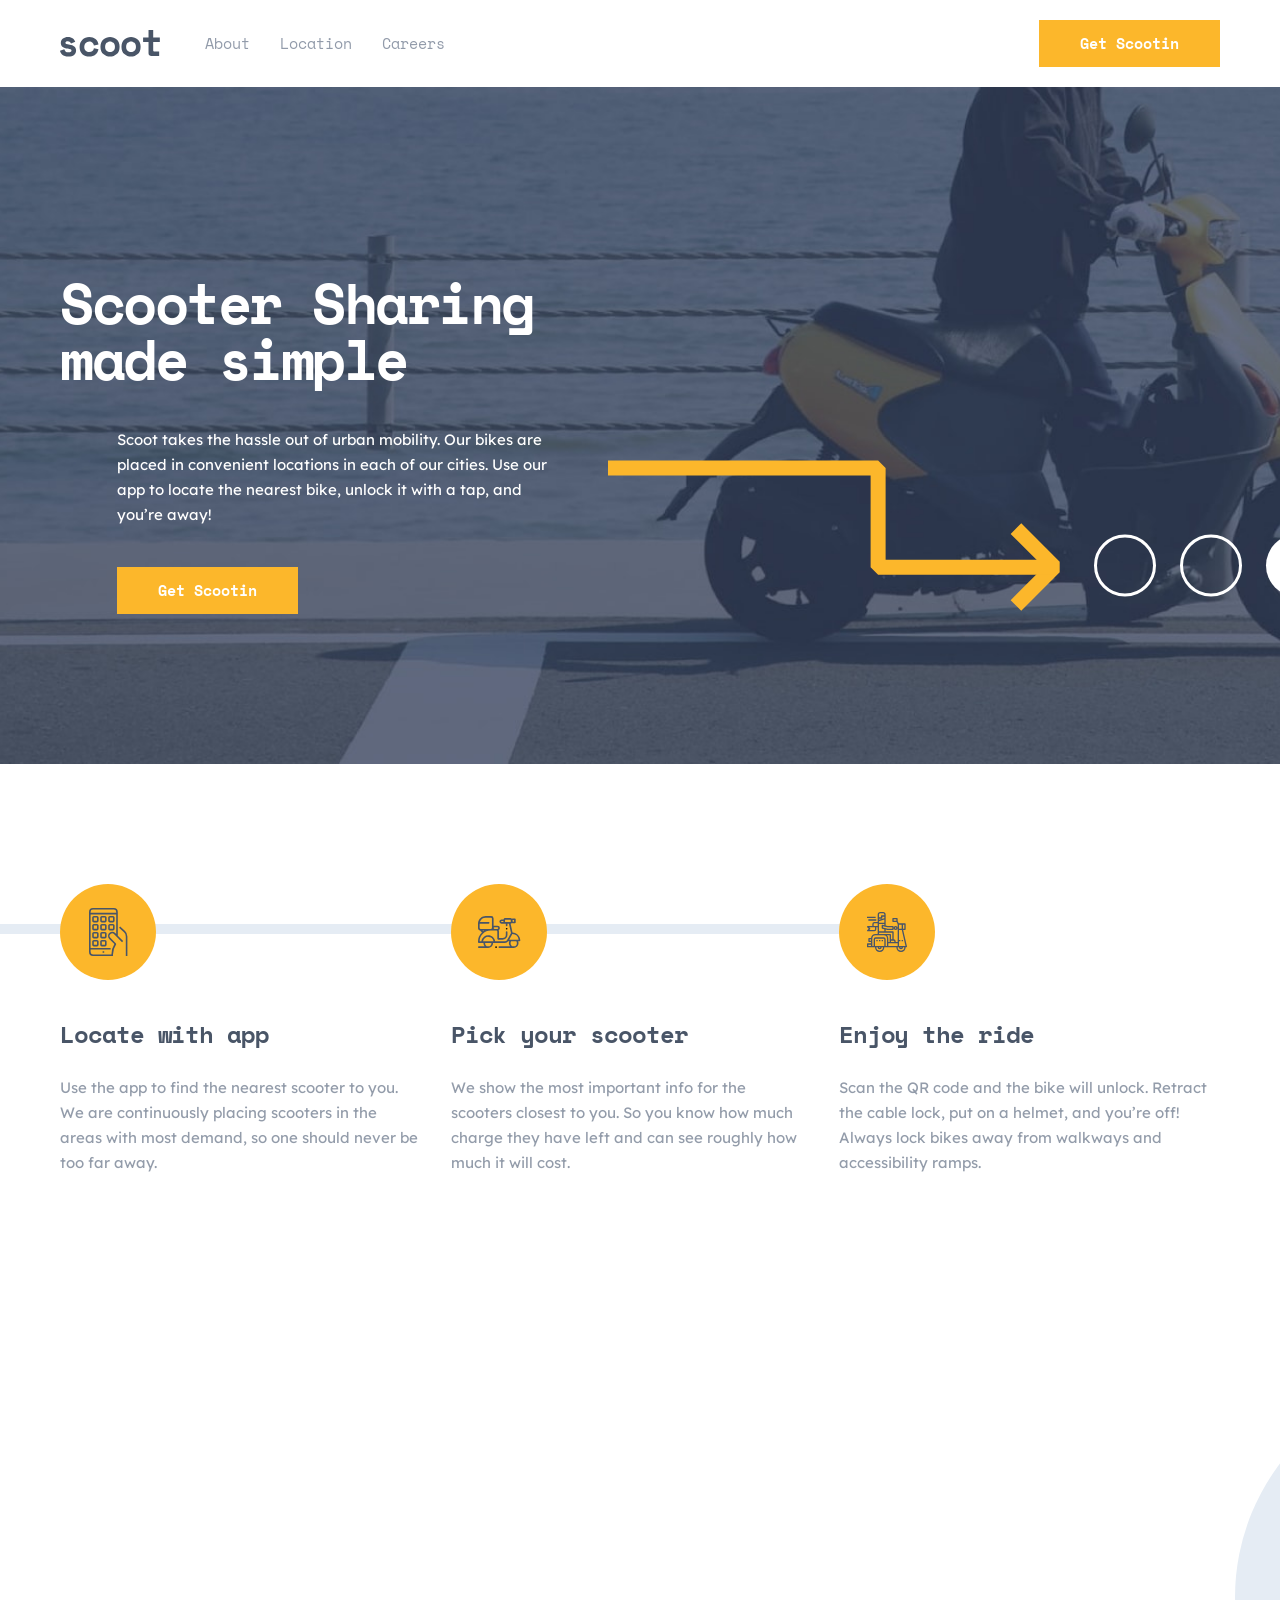
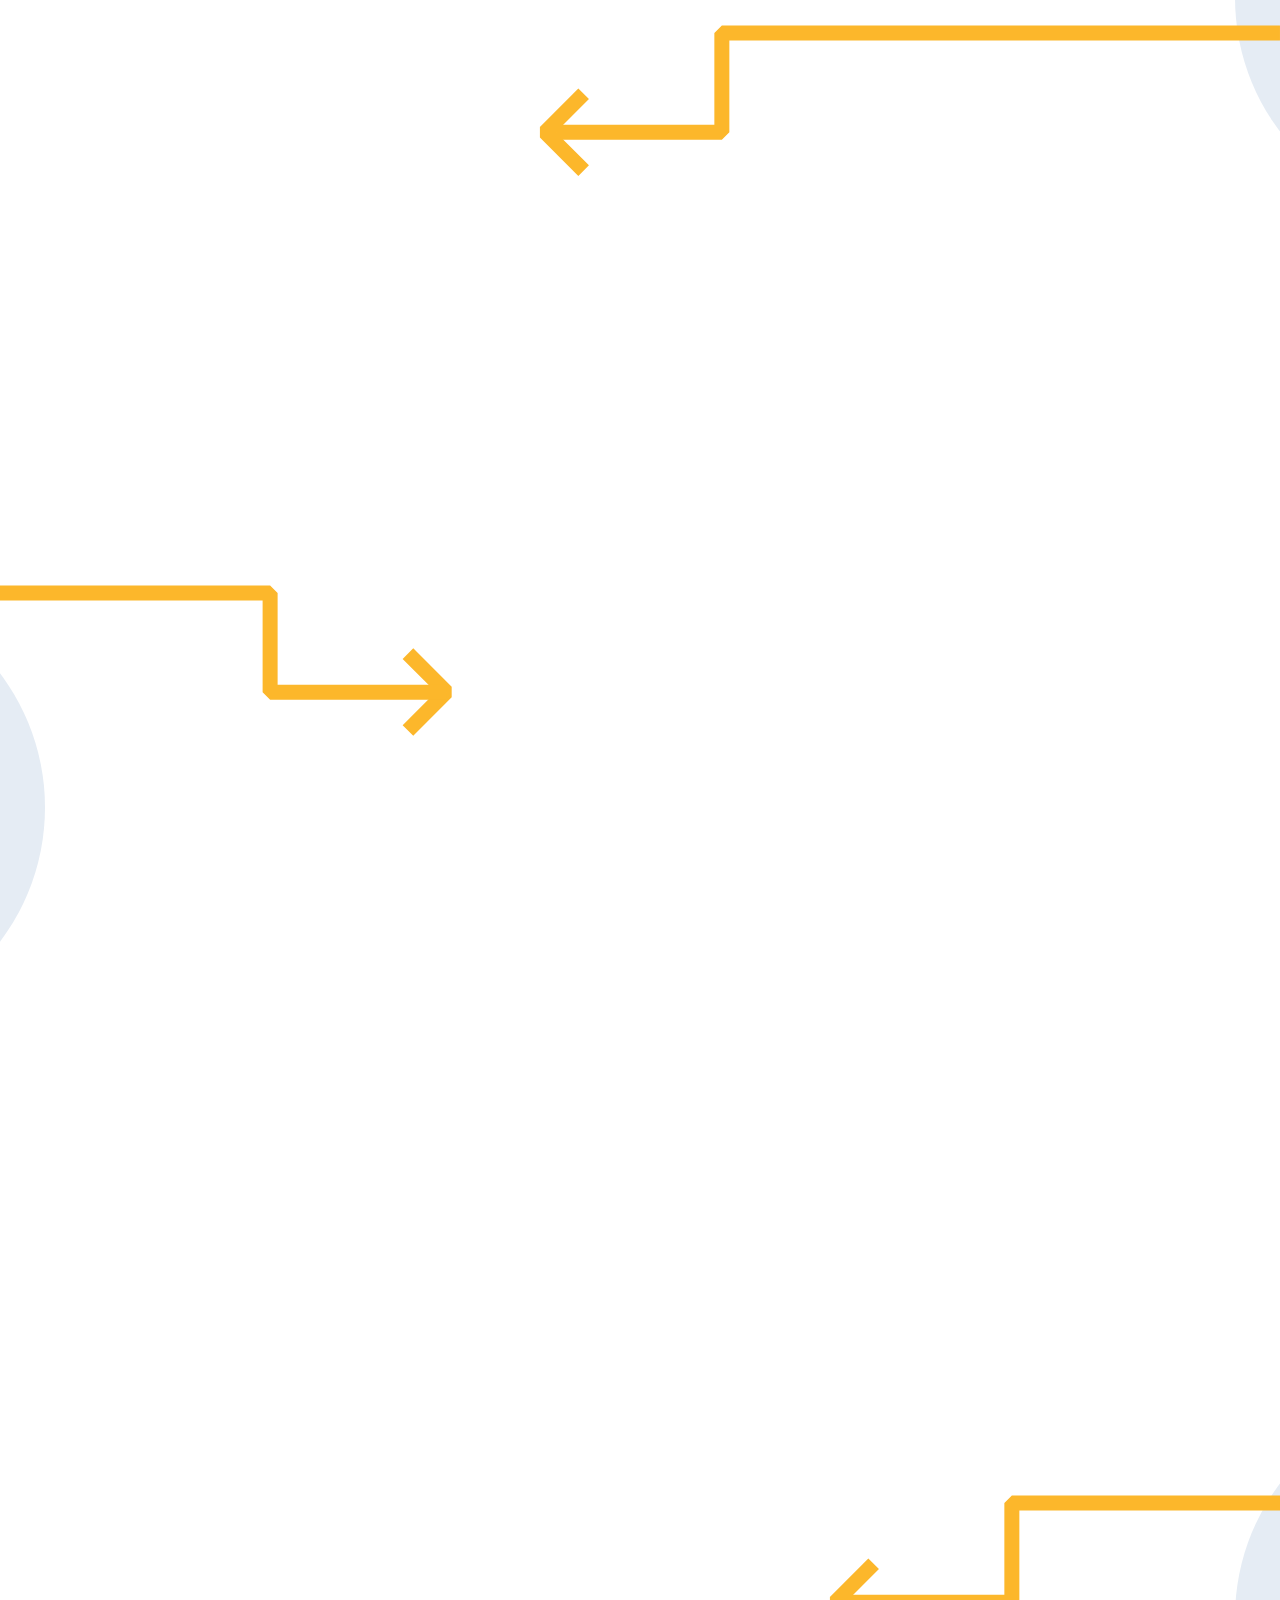
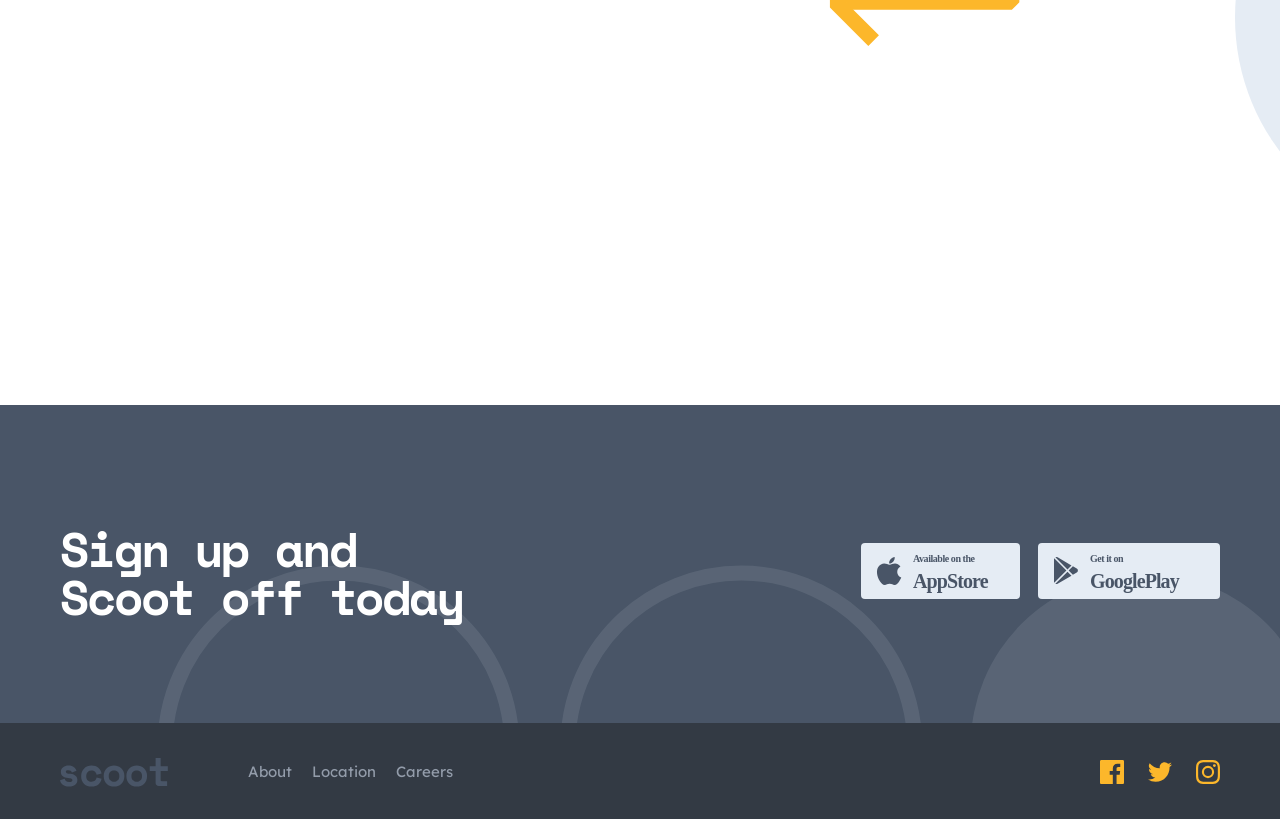
<file: index.html>
<!DOCTYPE html>
<html lang="en">

<head>
  <meta charset="UTF-8" />
  <meta name="viewport" content="width=device-width, initial-scale=1.0" />
  <title>(Akromjon) Scoot-Multi-Page</title>
  <link rel="stylesheet" href="https://unpkg.com/aos@next/dist/aos.css" />
  <link rel="stylesheet" href="./css/normalize.css">
  <link rel="stylesheet" href="./css/styles.min.css">
  <!-- <link rel="stylesheet" href="./css/styles.css" /> -->
</head>

<body>
  <div class="modal"></div>

  <nav class="nav container">
    <button type="button" class="nav__hamburger">
      <span class="sr-only">Toggle navigation menu</span>
    </button>
    <a href="index.html" class="logo nav__logo">
      <span class="sr-only">Scoot</span>
    </a>
    <div class="nav__links--mobile">
      <ul>
        <li><a href="about.html" class="link">About</a></li>
        <li><a href="locations.html" class="link">Location</a></li>
        <li><a href="careers.html" class="link">Careers</a></li>
      </ul>
      <a class="btn nav__btn--mobile" href="#download">Get Scootin</a>
    </div>
    <ul class="nav__links links">
      <li><a href="about.html" class="link">About</a></li>
      <li><a href="locations.html" class="link">Location</a></li>
      <li><a href="careers.html" class="link">Careers</a></li>
    </ul>
    <a class="btn nav__btn" href="#download">Get Scootin</a>
  </nav>

  <main id="main">
    <section class="hero">
      <div class="container">
        <div class="header--home__content">
          <h1>Scooter Sharing made simple</h1>
          <p>
            Scoot takes the hassle out of urban mobility. Our bikes are placed
            in convenient locations in each of our cities. Use our app to
            locate the nearest bike, unlock it with a tap, and you’re away!
          </p>
          <a href="#" class="btn header--home__btn">Get Scootin</a>
        </div>
      </div>
    </section>

    <section class="steps">
      <div class="container">
        <article class="step__card">
          <img src="icons/locate.svg" alt="App icon" class="step__img" />
          <div class="step__content">
            <h4>Locate with app</h4>
            <p>
              Use the app to find the nearest scooter to you. We are
              continuously placing scooters in the areas with most demand, so
              one should never be too far away.
            </p>
          </div>
        </article>
        <article class="step__card">
          <img src="icons/scooter.svg" alt="Scooter icon" class="step__img" />
          <div class="step__content">
            <h4>Pick your scooter</h4>
            <p>
              We show the most important info for the scooters closest to you.
              So you know how much charge they have left and can see roughly
              how much it will cost.
            </p>
          </div>
        </article>
        <article class="step__card">
          <img src="icons/ride.svg" alt="Riding scooter icon" class="step__img" />
          <div class="step__content">
            <h4>Enjoy the ride</h4>
            <p>
              Scan the QR code and the bike will unlock. Retract the cable
              lock, put on a helmet, and you’re off! Always lock bikes away
              from walkways and accessibility ramps.
            </p>
          </div>
        </article>
      </div>
    </section>

    <div class="position-container">
      <section class="info arrow-pos-1 reverse container">
        <img src="./images/telemetry.jpg" alt="Person looking at their phone" data-aos="fade-left" data-aos-duration="2000" />
        <div class="info__content" data-aos="fade-right" data-aos-duration="2000">
          <h2>Easy to use riding telemetry</h2>
          <p>
            The Scoot app is available with riding telemetry. This means it
            can show you your average speed, how long you've been using the
            scooter, your traveling distance, and many more things all in an
            easy to use app.
          </p>
          <a href="./about.html" class="btn">Learn More</a>
        </div>
      </section>
    </div>

    <div class="position-container">
      <section class="info .info-2 arrow-pos-2 container">
        <img src="./images/near-you.jpg" alt="City buildings" data-aos="fade-right" data-aos-duration="1000" />
        <div class="info__content" data-aos="fade-left" data-aos-duration="2000">
          <h2>Coming to a city near you</h2>
          <p>
            Scoot is available in 4 major cities so far. We’re expanding
            rapidly, so be sure to let us know if you want to see us in your
            hometown. We’re aiming to let our scooters loose on 23 cities over
            the coming year.
          </p>
          <a href="./locations.html" class="btn">Learn More</a>
        </div>
      </section>
    </div>

    <div class="position-container">
      <section class="info arrow-pos-3 reverse container" >
        <img src="./images/payments.jpg" alt="Person holding their wallet taking out cash" data-aos="fade-left" data-aos-duration="2000" />
        <div class="info__content" data-aos="fade-right" data-aos-duration="2000">
          <h2>Zero hassle payments</h2>
          <p>
            Our payment is as easy as one two three. We accept most credit
            cards and debit cards. You can also link your PayPal account
            inside the app. Need to pay later? No worries! You can defer
            payment for up to a month.
          </p>
          <a href="./careers.html" class="btn">Learn More</a>
        </div>
      </section>
    </div>

    <section class="cta">
      <div class="container">
        <div class="cta__title">
          <h2>Sign up and Scoot off today</h2>
        </div>
        <div class="cta__buttons">
          <a href="#"><img src="./icons/app-store.svg" alt="App Store" /></a>
          <a href="#"><img src="./icons/google-play.svg" alt="Google Play Store" /></a>
        </div>
      </div>
    </section>
  </main>

  <footer class="footer">
    <div class="container">
      <div class="footer__links">
        <img src="./images/logo.svg" alt="scoot" />
        <ul class="footer__list">
          <li><a href="./about.html">About</a></li>
          <li><a href="./locations.html">Location</a></li>
          <li><a href="./careers.html">Careers</a></li>
        </ul>
        <div class="social__icons">
          <img src="./icons/facebook.svg" alt="facebook" />
          <img src="./icons/twitter.svg" alt="twitter" />
          <img src="./icons/instagram.svg" alt="instagram" />
        </div>
      </div>
    </div>
  </footer>
  <script src="https://unpkg.com/aos@next/dist/aos.js"></script>
  <script>
    AOS.init();
  </script>
  <script src="./js/app.js"></script>
</body>
</html>
</file>
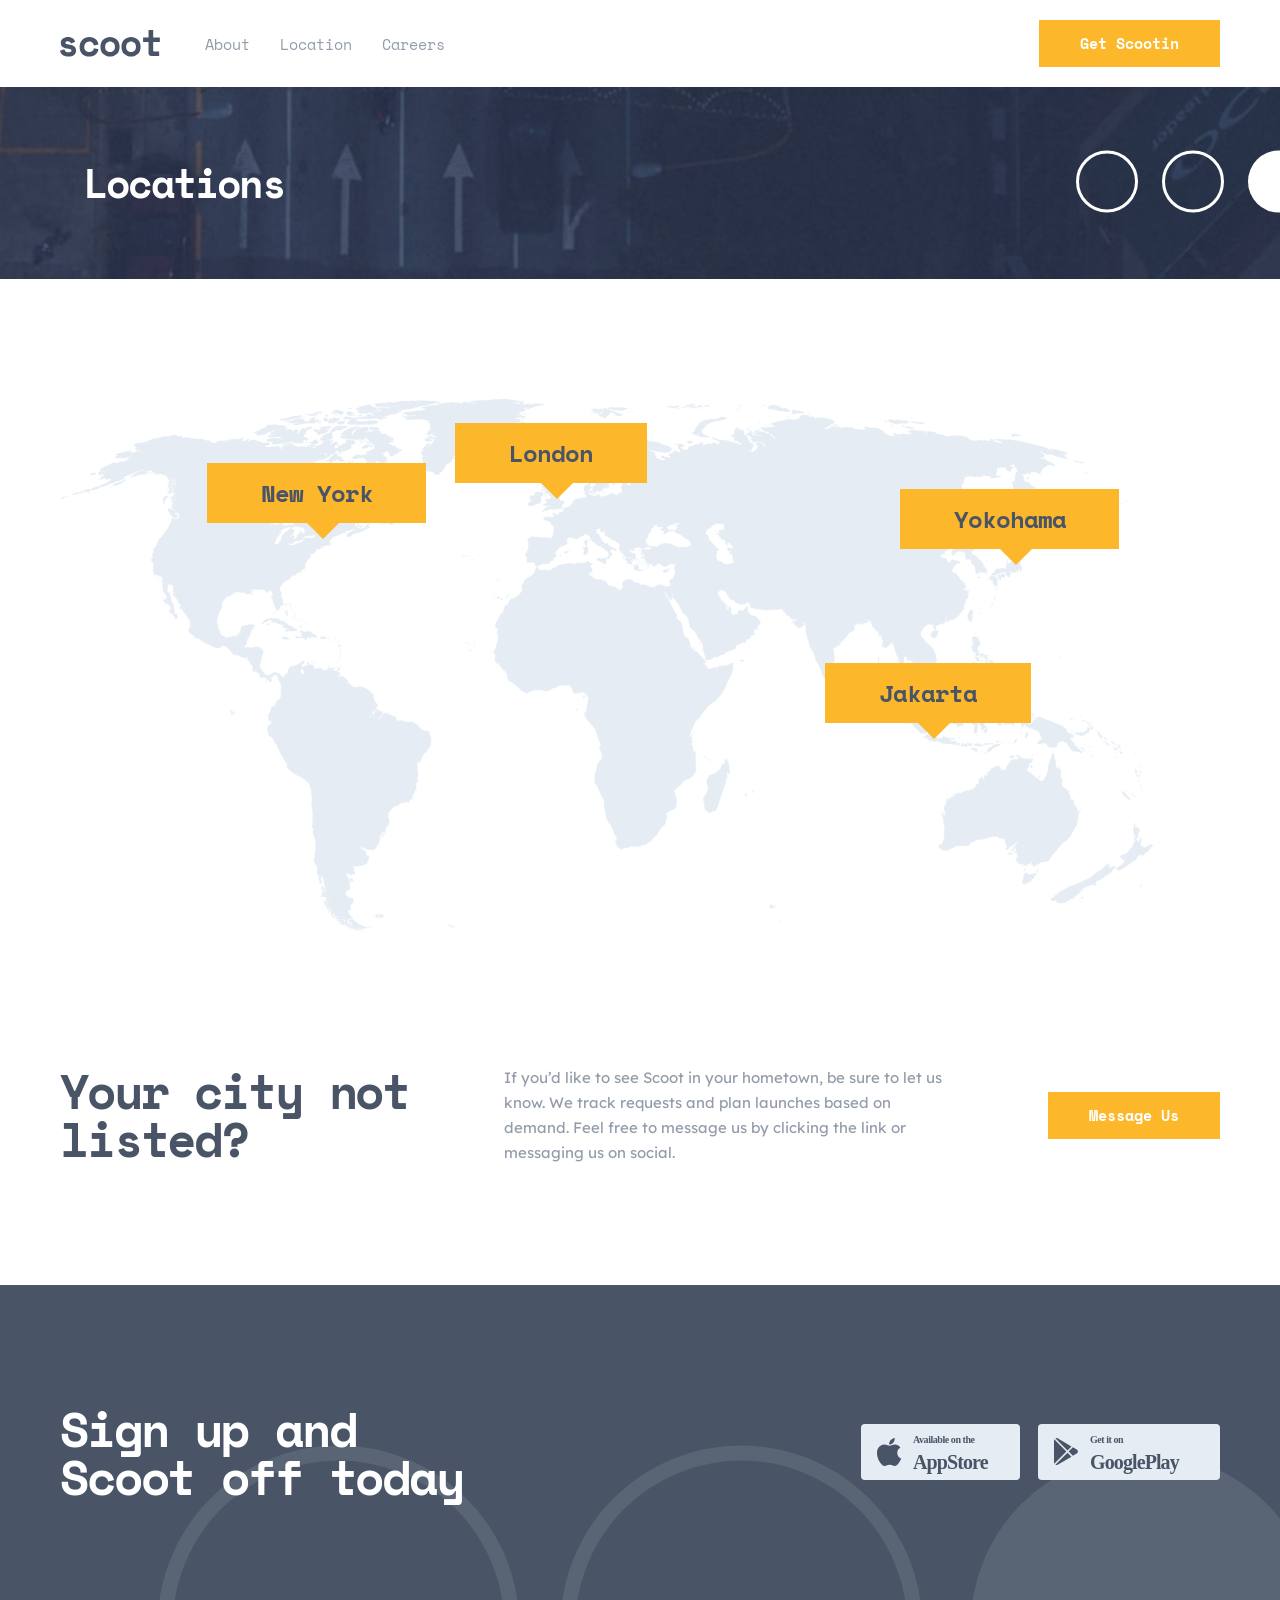
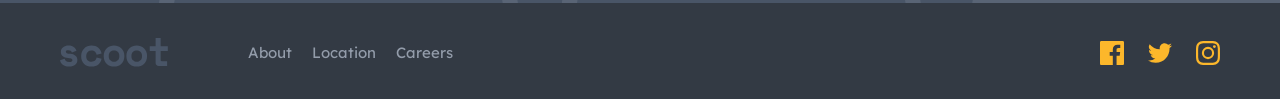
<file: locations.html>
<!DOCTYPE html>
<html lang="en">
  <head>
    <meta charset="UTF-8" />
    <meta name="viewport" content="width=device-width, initial-scale=1.0" />
    <link rel="stylesheet" href="https://unpkg.com/aos@next/dist/aos.css" />
    <title>(Akromjon) Scoot-Multi-Page</title>
    <link rel="stylesheet" href="./css/styles.css" />
  </head>
  <body>
    <div class="modal"></div>

    <nav class="nav container">
      <button type="button" class="nav__hamburger">
        <span class="sr-only">Toggle navigation menu</span>
      </button>
      <a href="index.html" class="logo nav__logo">
        <span class="sr-only">Scoot</span>
      </a>
      <div class="nav__links--mobile">
        <ul>
          <li><a href="about.html" class="link">About</a></li>
          <li><a href="locations.html" class="link">Location</a></li>
          <li><a href="careers.html" class="link">Careers</a></li>
        </ul>
        <a class="btn nav__btn--mobile" href="#download">Get Scootin</a>
      </div>
      <ul class="nav__links links">
        <li><a href="about.html" class="link">About</a></li>
        <li><a href="locations.html" class="link">Location</a></li>
        <li><a href="careers.html" class="link">Careers</a></li>
      </ul>
      <a class="btn nav__btn" href="#download">Get Scootin</a>
    </nav>

    <header class="design-header careers">
      <div class="container">
        <div class="heading-container">
          <h3>Locations</h3>
        </div>
      </div>
      <img
        class="white-circles"
        src="./patterns/white-circles.svg"
        alt=""
      />
    </header>

    <main id="main">
      <section class="map">
        <div class="container">
          <div class="map__inner">
            <img src="./images/world-map-desktop.png" alt="world map">
            <h4 class="map__text new-york">New York</h4>
            <h4 class="map__text london">London</h4>
            <h4 class="map__text jakarta">Jakarta</h4>
            <h4 class="map__text yokohama">Yokohama</h4>
          </div>

          <div class="message__box">
            <h2>Your city not listed?</h2>
            <p>
              If you’d like to see Scoot in your hometown, be sure to let us
              know. We track requests and plan launches based on demand. Feel
              free to message us by clicking the link or messaging us on social.
            </p>
            <a href="#" class="btn">Message Us</a>
          </div>
        </div>
      </section>

      <section class="cta">
        <div class="container">
          <div class="cta__title">
            <h2>Sign up and Scoot off today</h2>
          </div>
          <div class="cta__buttons">
            <a href="#"
              ><img src="./icons/app-store.svg" alt="App Store"
            /></a>
            <a href="#"
              ><img
                src="icons/google-play.svg"
                alt="Google Play Store"
            /></a>
          </div>
        </div>
      </section>
    </main>

    <footer class="footer">
      <div class="container">
        <div class="footer__links">
          <img src="./images/logo.svg" alt="scoot" />
          <ul class="footer__list">
            <li><a href="./about.html">About</a></li>
            <li><a href="./locations.html">Location</a></li>
            <li><a href="./careers.html">Careers</a></li>
          </ul>
          <div class="social__icons">
            <img src="icons/facebook.svg" alt="" />
            <img src="icons/twitter.svg" alt="" />
            <img src="icons/instagram.svg" alt="" />
          </div>
        </div>
      </div>
    </footer>
    <script src="https://unpkg.com/aos@next/dist/aos.js"></script>
    <script>
      AOS.init();
    </script>
  </body>
</html>
</file>
<file: css/styles.css>
/*
* Prefixed by https://autoprefixer.github.io
* PostCSS: v8.4.14,
* Autoprefixer: v10.4.7
* Browsers: last 4 version
*/

@import url('https://fonts.googleapis.com/css2?family=Lexend+Deca:wght@200;300;400&family=Space+Mono:wght@400;700&display=swap');

:root {
  --yellow: #fcb72b;
  --dark-navy: #495567;
  --dim-grey: #939caa;
  --light-grey: #e5ecf4;
  --snow: #f2f5f9;
  --light-yellow: #fff4df;
}

* {
  margin: 0;
  padding: 0;
  -webkit-box-sizing: border-box;
          box-sizing: border-box;
}

html {
  font-size: 62.5%;
}

body {
  font-family: 'Lexend Deca', sans-serif;
  overflow-x: hidden;
}

h1,
h2,
h3,
h4 {
  font-family: 'Space Mono', monospace;
  color: var(--dark-navy);
}

h1 {
  font-size: 5.6rem;
  line-height: 5.6rem;
  letter-spacing: -2.5px;
}

h2 {
  font-size: 4.8rem;
  font-weight: 700;
  line-height: 4.8rem;
  letter-spacing: -2.14px;
}

h3 {
  font-size: 4rem;
  line-height: 4.8rem;
  letter-spacing: -1.79px;
}

h4 {
  font-size: 2.4rem;
  line-height: 2.8rem;
  letter-spacing: -1.07px;
}

p {
  font-size: 1.5rem;
  font-weight: 400;
  line-height: 2.5rem;
  color: var(--dim-grey);
}

ul {
  list-style: none;
}

a {
  text-decoration: none;
  color: var(--dim-grey);
}

section {
  padding-top: 12rem;
}

img {
  max-width: 100%;
}

.container {
  max-width: 120rem;
  margin: 0 auto;
  padding-inline: 2rem;
}

.btn {
  display: inline-block;
  font-family: 'Space Mono', sans-serif;
  font-size: 1.5rem;
  font-weight: 700;
  line-height: 2.5rem;
  text-align: center;
  background-color: var(--yellow);
  color: #fff;
  border: 1px solid transparent;
  padding: 1rem 4rem;
  text-decoration: none;
  -webkit-transition: all 0.25s ease-in-out;
  -o-transition: all 0.25s ease-in-out;
  transition: all 0.25s ease-in-out;

  cursor: pointer;
}

.btn:hover {
  border-color: var(--yellow);
  background-color: transparent;
  color: var(--yellow);
}

.btn-outline {
  background-color: transparent;
  border-color: var(--yellow);
  color: var(--yellow);
}

.btn-outline:hover {
  background-color: var(--yellow);
  color: #fff;
}

.link {
  color: #929baa;
  display: inline-block;
  font-family: 'Space Mono', monospace;
  font-size: 1.5rem;
  padding: 0.5rem;
  -webkit-transition: 0.2s ease-out;
  -o-transition: 0.2s ease-out;
  transition: 0.2s ease-out;
}

.link:hover,
.link:active,
.link:focus {
  color: #fcb72c;
}

.sr-only {
  position: absolute;
  width: 1px;
  height: 1px;
  padding: 0;
  margin: -1px;
  overflow: hidden;
  clip: rect(0, 0, 0, 0);
  border: 0;
}

/* ----------------------- */
/* Navmenu */
/* ----------------------- */
.modal {
  background: -webkit-gradient(linear, left top, left bottom, from(rgb(0 0 0 /85%)), to(rgb(0 0 0 / 75%)));
  background: -o-linear-gradient(rgb(0 0 0 /85%), rgb(0 0 0 / 75%));
  background: linear-gradient(rgb(0 0 0 /85%), rgb(0 0 0 / 75%));
  opacity: 0;
  -webkit-transition: 0.2s ease-in;
  -o-transition: 0.2s ease-in;
  transition: 0.2s ease-in;
}

.modal--active {
  position: fixed;
  inset: 0;
  opacity: 1;
  z-index: 1;
}
.nav {
  display: -webkit-box;
  display: -ms-flexbox;
  display: flex;
  -webkit-box-orient: horizontal;
  -webkit-box-direction: normal;
      -ms-flex-direction: row;
          flex-direction: row;
  -webkit-box-pack: justify;
      -ms-flex-pack: justify;
          justify-content: space-between;
  -webkit-box-align: center;
      -ms-flex-align: center;
          align-items: center;
  background: #fff;
  padding-block: 2rem;
  z-index: 1;
  position: relative;
}

.nav__logo {
  background: url("../images/logo.svg") no-repeat center/contain;
  display: inline-block;
  width: 7.5rem;
  height: 2rem;
  margin: 0 auto;
}

.nav__links--mobile {
  display: -webkit-box;
  display: -ms-flexbox;
  display: flex;
  -webkit-box-orient: vertical;
  -webkit-box-direction: normal;
      -ms-flex-direction: column;
          flex-direction: column;
  -webkit-box-pack: justify;
      -ms-flex-pack: justify;
          justify-content: space-between;
  -webkit-box-align: start;
      -ms-flex-align: start;
          align-items: flex-start;
  background-color: var(--dark-navy);
  text-align: left;
  position: absolute;
  top: 6rem;
  left: -100%;
  width: 25.6rem;
  visibility: hidden;
  opacity: 0;
  height: calc(100vh - 6.4rem);
  padding: 4rem 1.5rem 1.5rem;
  -webkit-transition: left 0.2s ease-out, opacity 0.2s ease-out;
  -o-transition: left 0.2s ease-out, opacity 0.2s ease-out;
  transition: left 0.2s ease-out, opacity 0.2s ease-out;
}

.nav__links--mobile .link {
  color: #fff;
}

.nav__links--mobile .link:hover {
  color: var(--yellow);
}

.nav__links--active {
  visibility: visible;
  opacity: 1;
  left: 0;
}

.nav__hamburger {
  background: url('../icons/hamburger.svg') no-repeat center/cover;
  width: 2rem;
  height: 1.6rem;
  display: inline-block;
  border: none;
  cursor: pointer;
}

.nav__hamburger:focus {
  outline: 3px dashed var(--yellow);
}

.nav__hamburger--active {
  background: url('../icons/close.svg') no-repeat center/cover;
}

.nav__links {
  display: none;
}

.nav__btn {
  display: none;
}

@media screen and (min-width: 768px) {
  .nav__hamburger {
    display: none;
  }

  .nav__logo {
    width: 10rem;
    height: 3rem;
    margin: 0;
  }

  .nav__links {
    display: -webkit-box;
    display: -ms-flexbox;
    display: flex;
    -webkit-box-orient: horizontal;
    -webkit-box-direction: normal;
        -ms-flex-direction: row;
            flex-direction: row;
    -webkit-box-pack: justify;
        -ms-flex-pack: justify;
            justify-content: space-between;
    -webkit-box-align: center;
        -ms-flex-align: center;
            align-items: center;
    margin-left: 4rem;
  }

  .nav__links li:not(:last-child) {
    margin-right: 2rem;
  }

  .nav__btn {
    display: inline-block;
    margin-left: auto;
  }

  .nav__links--mobile {
    display: none;
  }
}

/* ----------------------- */
/* Hero */
/* ----------------------- */

.hero {
  background: url('../images/home-hero-desktop.jpg') no-repeat
    center/cover;
  padding-block: 15rem;
  position: relative;
}

.hero::after {
  content: url('../patterns/white-circles.svg');
  position: absolute;
  right: -4.8rem;
  bottom: 16.4rem;
}

.header--home__content {  
  text-align: left;
  max-width: 50rem;
  margin-left: 0;
  position: relative;
}

.header--home__content::before {
  content: url('../patterns/line.svg');
  position: absolute;
  right: 114%;
  bottom: 13.5rem;
}

.header--home__content::after {
  content: url('../patterns/right-arrow.svg');
  position: absolute;
  right: -100%;
  bottom: 0;
}

.header--home__content h1 {
  color: #fff;
  margin-bottom: 4rem;
}

.header--home__content p {
  color: #fff;
  margin-left: 5.7rem;
  margin-bottom: 4rem;
}

.header--home__content .header--home__btn {
  margin-left: 5.7rem;
}

@media screen and (max-width: 1024px) {
  .hero {
    background: url('../images/home-hero-tablet.jpg') no-repeat
      center/cover;
    padding-block: 15rem;
    position: relative;
  }

  .hero::after {
    right: -4.8rem;
    bottom: 4rem;
  }

  .header--home__content {
    text-align: center;
    max-width: 100%;
    width: 60rem;
    margin: auto;
  }

  .header--home__content::before {
    content: '';
  }

  .header--home__content::after {
    left: -225%;
    bottom: -12rem;
  }

  .header--home__content h1 {
    color: #fff;
    margin-bottom: 4rem;
  }

  .header--home__content p {
    color: #fff;
    margin-left: 5.7rem;
    margin-bottom: 4rem;
  }

  .header--home__content .header--home__btn {
    margin-left: 5.7rem;
  }
}

@media screen and (max-width: 768px) {
  .hero {
    background: url('../images/home-hero-mobile.jpg') no-repeat
      center/cover;
    padding-block: 15rem;
    position: relative;
  }

  .hero::after {
    display: none;
  }

  .header--home__content {
    text-align: center;
    max-width: 100%;
    width: 60rem;
    margin: auto;
  }

  .header--home__content::before {
    content: '';
  }

  .header--home__content::after {
    left: -250%;
    bottom: -12rem;
  }

  .header--home__content h1 {
    font-size: 4rem;
    line-height: 4rem;
  }

  .header--home__content p {
    margin-left: 0;
  }

  .header--home__content .header--home__btn {
    margin-left: 0;
  }
}

/* ----------------------- */
/* Steps */
/* ----------------------- */

.steps .container {
  display: -webkit-box;
  display: -ms-flexbox;
  display: flex;
  -webkit-box-pack: justify;
      -ms-flex-pack: justify;
          justify-content: space-between;
  -webkit-box-align: stretch;
      -ms-flex-align: stretch;
          align-items: stretch;
  gap: 3rem;
}

.steps .step__card {
  display: -webkit-box;
  display: -ms-flexbox;
  display: flex;
  -webkit-box-orient: vertical;
  -webkit-box-direction: normal;
      -ms-flex-direction: column;
          flex-direction: column;
  -webkit-box-pack: justify;
      -ms-flex-pack: justify;
          justify-content: space-between;
  -webkit-box-align: start;
      -ms-flex-align: start;
          align-items: start;
  max-width: 57.3rem;
  text-align: left;
  position: relative;
}

.steps .step__card::before {
  content: '';
  display: block;
  width: 100rem;
  background-color: #e5ecf4;
  position: absolute;
  top: 4rem;
  left: -95rem;
  height: 1rem;
  z-index: -1;
}

.steps .step__card h4 {
  margin: 4rem 0 2.7rem 0;
}

@media screen and (max-width: 1024px) {
  .steps .container {
    -webkit-box-orient: vertical;
    -webkit-box-direction: normal;
        -ms-flex-direction: column;
            flex-direction: column;
    gap: 3rem;
  }

  .steps .step__card {
    display: -webkit-box;
    display: -ms-flexbox;
    display: flex;
    -webkit-box-orient: horizontal;
    -webkit-box-direction: normal;
        -ms-flex-direction: row;
            flex-direction: row;
    -webkit-box-pack: justify;
        -ms-flex-pack: justify;
            justify-content: space-between;
    gap: 6rem;
    max-width: 100%;
    -webkit-box-align: center;
        -ms-flex-align: center;
            align-items: center;
    text-align: left;
    position: relative;
  }

  .steps .step__card::before {
    content: '';
    width: 1.4rem;
    height: 22rem;
    background-color: #e5ecf4;
    top: -14rem;
    left: 4rem;
    z-index: -1;
  }

  .steps .step__card h4 {
    margin: 4rem 0 2.7rem 0;
  }
}

@media screen and (max-width: 768px) {
  .steps .step__card {
    -webkit-box-orient: vertical;
    -webkit-box-direction: normal;
        -ms-flex-direction: column;
            flex-direction: column;
    text-align: center;
    gap: 1rem;
  }

  .steps .step__card::before {
    content: '';
    display: none;
  }
}

/* ----------------------- */
/* Info */
/* ----------------------- */

.info {
  display: -webkit-box;
  display: -ms-flexbox;
  display: flex;
  -webkit-box-pack: justify;
      -ms-flex-pack: justify;
          justify-content: space-between;
  -webkit-box-align: center;
      -ms-flex-align: center;
          align-items: center;
  text-align: left;
  gap: 22rem;
  padding: 20rem 0 16rem 0;
}

.position-container {
  position: relative;
}

.info::before {
  content: url('../patterns/left-downward-arrow.svg');
  position: absolute;
}

.arrow-pos-2::before {
  content: url('../patterns/right-arrow.svg');
  position: absolute;
  top: 20rem;
  left: 0;
}

.arrow-pos-2::after {
  content: url('../patterns/circle.svg');
  position: absolute;
  left: -40rem;
}

.info::after {
  content: url('../patterns/circle.svg');
  position: absolute;
  top: 20rem;
  z-index: -1;
  right: -40rem;
}

.arrow-pos-1::before {
  right: 0rem;
  top: 45rem;
}

.arrow-pos-3::before {
  right: -29rem;
  top: 30rem;
}

.info img {
  width: 100%;
  height: 45rem;
  border-radius: 50%;
}

.info__content p {
  margin: 2.4rem 0 4rem 0;
}

.reverse {
  -webkit-box-orient: horizontal;
  -webkit-box-direction: reverse;
      -ms-flex-direction: row-reverse;
          flex-direction: row-reverse;
}

@media screen and (max-width: 1024px) {
  .info {
    -webkit-box-orient: vertical;
    -webkit-box-direction: normal;
        -ms-flex-direction: column;
            flex-direction: column;
    -webkit-box-pack: center;
        -ms-flex-pack: center;
            justify-content: center;
    -webkit-box-align: center;
        -ms-flex-align: center;
            align-items: center;
    text-align: center;
    gap: 5rem;
  }

  .info img {
    width: 45rem;
  }

  .info__content {
    max-width: 50rem;
  }
}

@media screen and (max-width: 768px) {
  .info {
    overflow: hidden;
  }
  .info::after {
    display: none;
  }

  .info img {
    width: 30rem;
    height: 30rem;
  }

  .arrow-pos-1::before {
    right: -40rem;
    top: 37rem;
  }

  .info h2 {
    font-size: 3.2rem;
    line-height: 3.2rem;
  }

  .info__content p {
    margin: 2.4rem auto;
  }

  .info p {
    text-align: center;
    max-width: 30rem;
  }

  .arrow-pos-2::before {
    top: 20rem;
    left: -20rem;
  }

  .arrow-pos-3::before {
    right: -50rem;
    top: 20rem;
  }
}

/* ----------------------- */
/* Sign up */
/* ----------------------- */

.signup {
  position: relative;
  padding-block: 8.8rem;
  background-color: var(--dark-navy);
}

.signup::before {
  content: url('../patterns/semi-circles.svg');
  position: absolute;
  left: -60rem;
  right: -10rem;
  bottom: -3px;
}

.signup h3 {
  color: #fff;
  font-size: 3.2rem;
  line-height: 3.2rem;
  text-align: center;
}

.signup .app__container {
  display: -webkit-box;
  display: -ms-flexbox;
  display: flex;
  -webkit-box-pack: space-evenly;
      -ms-flex-pack: space-evenly;
          justify-content: space-evenly;
  -webkit-box-align: center;
      -ms-flex-align: center;
          align-items: center;
  width: 26rem;
  margin: auto;
  padding-top: 4rem;
  gap: 2rem;
}

/* ----------------------- */
/* CTA section */
/* ----------------------- */

.cta {
  background: url('../patterns/semi-circles.svg') no-repeat;
  background-position: 130% 100%;
  background-color: var(--dark-navy);
  padding-bottom: 10.2rem;
}

.cta .container {
  display: -webkit-box;
  display: -ms-flexbox;
  display: flex;
  -webkit-box-pack: justify;
      -ms-flex-pack: justify;
          justify-content: space-between;
  -webkit-box-align: center;
      -ms-flex-align: center;
          align-items: center;
}

.cta .cta__title {
  -ms-flex-preferred-size: 45rem;
      flex-basis: 45rem;
}

.cta__title h2 {
  color: #fff;
}

.cta .cta__buttons {
  display: -webkit-box;
  display: -ms-flexbox;
  display: flex;
  -webkit-box-pack: justify;
      -ms-flex-pack: justify;
          justify-content: space-between;
  -webkit-box-align: center;
      -ms-flex-align: center;
          align-items: center;
  gap: 1.8rem;
}

@media screen and (max-width: 1024px) {
  .cta {
    background-position: 90% 100%;
    padding-bottom: 10.2rem;
  }

  .cta .container {
    -webkit-box-orient: vertical;
    -webkit-box-direction: normal;
        -ms-flex-direction: column;
            flex-direction: column;
  }

  .cta .cta__title {
    -ms-flex-preferred-size: 10rem;
        flex-basis: 10rem;
    width: 45rem;
    text-align: center;
    margin-bottom: 4rem;
  }

  .cta__title h2 {
    color: #fff;
  }

  .cta .cta__buttons {
    display: -webkit-box;
    display: -ms-flexbox;
    display: flex;
    -webkit-box-pack: justify;
        -ms-flex-pack: justify;
            justify-content: space-between;
    -webkit-box-align: center;
        -ms-flex-align: center;
            align-items: center;
    gap: 1.8rem;
  }
}

@media screen and (max-width: 768px) {
  .cta .cta__title {
    width: 30rem;
  }

  .cta .cta__title h2 {
    font-size: 3.2rem;
    line-height: 3.2rem;
  }
}

/* ----------------------- */
/* footer */
/* ----------------------- */
.footer {
  background-color: #333a44;
  padding: 6.4rem 0 8.8rem 0;
}

.footer__links {
  display: -webkit-box;
  display: -ms-flexbox;
  display: flex;
  -webkit-box-orient: vertical;
  -webkit-box-direction: normal;
      -ms-flex-direction: column;
          flex-direction: column;
  -webkit-box-pack: center;
      -ms-flex-pack: center;
          justify-content: center;
  -webkit-box-align: center;
      -ms-flex-align: center;
          align-items: center;
  gap: 4rem;
}

.footer__list {
  text-align: center;
  margin-bottom: 8.5rem;
}

.footer__list li {
  margin-bottom: 1.6rem;
}

.footer__list li a {
  font-size: 1.5rem;
  -webkit-transition: color 0.25s ease-out;
  -o-transition: color 0.25s ease-out;
  transition: color 0.25s ease-out;
}

.footer__list li a:hover {
  color: var(--yellow);
}

.footer__links .social__icons {
  display: -webkit-box;
  display: -ms-flexbox;
  display: flex;
  -webkit-box-pack: center;
      -ms-flex-pack: center;
          justify-content: center;
  -webkit-box-align: center;
      -ms-flex-align: center;
          align-items: center;
  gap: 2.4rem;
}

.footer {
  padding: 3.5rem 0 3.2rem 0;
}

.footer__links {
  -webkit-box-orient: horizontal;
  -webkit-box-direction: normal;
      -ms-flex-direction: row;
          flex-direction: row;
  -webkit-box-pack: start;
      -ms-flex-pack: start;
          justify-content: flex-start;
}

.footer__list {
  display: -webkit-box;
  display: -ms-flexbox;
  display: flex;
  -webkit-box-pack: justify;
      -ms-flex-pack: justify;
          justify-content: space-between;
  -webkit-box-align: center;
      -ms-flex-align: center;
          align-items: center;
  gap: 2rem;
  text-align: left;
  margin-bottom: 0;
  margin-left: 4rem;
}

.footer__list li {
  margin-bottom: 0;
}

.social__icons {
  cursor: pointer;
  margin-left: auto;
}

@media screen and (max-width: 768px) {
  .footer__links {
    -webkit-box-orient: vertical;
    -webkit-box-direction: normal;
        -ms-flex-direction: column;
            flex-direction: column;
    margin-top: 6.4rem;
  }

  .footer__list {
    -webkit-box-orient: vertical;
    -webkit-box-direction: normal;
        -ms-flex-direction: column;
            flex-direction: column;
    margin-left: 0;
  }

  .social__icons {
    margin-left: 0;
    margin-block: 8.5rem;
  }
}

/* ----------------------- */
/* Header Section */
/* ----------------------- */
.design-header {
  background: url('../images/about-hero-desktop.jpg') no-repeat;
  background-size: cover;
  background-position: center;
  padding-block: 7.2rem;
}

.careers {
  background: url('../images/careers-locations-hero-desktop.jpg')
    no-repeat;
  background-size: cover;
  background-position: center;
}

.design-header .container {
  max-width: min(90%, 120rem);
  margin: 0 auto;
  position: relative;
}

.design-header h3 {
  color: #fff;
}

.design-header .white-circles {
  position: absolute;
  top: 15rem;
  right: -3rem;
}

@media screen and (max-width: 768px) {
  .design-header .white-circles {
    display: none;
  }

  .design-header .heading-container {
    text-align: center;
  }
}

/* ----------------------- */
/* Values */
/* ----------------------- */

.values {
  padding-top: 0;
}

.values h2 {
  margin-bottom: 10rem;
  text-align: center;
}

.values .card-container {
  display: -webkit-box;
  display: -ms-flexbox;
  display: flex;
  -webkit-box-pack: justify;
      -ms-flex-pack: justify;
          justify-content: space-between;
  -webkit-box-align: center;
      -ms-flex-align: center;
          align-items: center;
  gap: 3rem;
}

.values .card-container .card {
  display: -webkit-box;
  display: -ms-flexbox;
  display: flex;
  -webkit-box-orient: vertical;
  -webkit-box-direction: normal;
      -ms-flex-direction: column;
          flex-direction: column;
  -webkit-box-pack: center;
      -ms-flex-pack: center;
          justify-content: center;
  -webkit-box-align: center;
      -ms-flex-align: center;
          align-items: center;
  text-align: center;
  gap: 3.2rem;
}

.values .card-container .card .img-box img {
  width: 24rem;
  height: 24rem;
  border-radius: 50%;
}

.values .card-container .card .img-box {
  position: relative;
  display: -webkit-box;
  display: -ms-flexbox;
  display: flex;
  -webkit-box-orient: vertical;
  -webkit-box-direction: normal;
      -ms-flex-direction: column;
          flex-direction: column;
  -webkit-box-pack: center;
      -ms-flex-pack: center;
          justify-content: center;
  -webkit-box-align: center;
      -ms-flex-align: center;
          align-items: center;
}

.values .card-container .card .img-box .number__box {
  background-color: var(--yellow);
  border-radius: 50%;
  width: 9.6rem;
  height: 9.6rem;
  display: -webkit-box;
  display: -ms-flexbox;
  display: flex;
  -webkit-box-pack: center;
      -ms-flex-pack: center;
          justify-content: center;
  -webkit-box-align: center;
      -ms-flex-align: center;
          align-items: center;
  text-align: center;

  position: absolute;
  bottom: -5rem;
}

.values .card-container .card .img-box .number__box p {
  font-size: 2.4rem;
  font-family: 'Space Mono', sans-serif;
  font-weight: 700;
  color: var(--dark-navy);
}

.values .card-container .card .content-box {
  margin-top: 3.2rem;
}

.values .card-container .card .content-box h4 {
  margin-bottom: 2.7rem;
}

@media screen and (max-width: 1024px) {
  .values .card-container {
    -webkit-box-orient: vertical;
    -webkit-box-direction: normal;
        -ms-flex-direction: column;
            flex-direction: column;
  }

  .values .card-container .content-box p {
    max-width: 50rem;
  }
}

/* ----------------------- */
/* Faqs */
/* ----------------------- */

.faq {
  padding-bottom: 28rem;
}

.faq h2 {
  text-align: center;
}
.faq__section {
  display: -ms-grid;
  display: grid;
  -ms-grid-columns: 3fr 6fr;
  grid-template-columns: 3fr 6fr;
  margin-top: 6.4rem;
}

.accordion__item {
  background-color: var(--light-grey);
  padding: 3.2rem 4rem 0 4rem;
  margin-bottom: 1.6rem;
  position: relative;
  -webkit-transition: background 0.25s ease-in-out;
  -o-transition: background 0.25s ease-in-out;
  transition: background 0.25s ease-in-out;
}

.accordion__item:hover {
  background-color: var(--light-yellow);
}

.accordion__title {
  display: -webkit-box;
  display: -ms-flexbox;
  display: flex;
  -webkit-box-pack: justify;
      -ms-flex-pack: justify;
          justify-content: space-between;
  -webkit-box-align: center;
      -ms-flex-align: center;
          align-items: center;
  margin-bottom: 2.4rem;
  cursor: pointer;
}

.accordion__item .content {
  color: var(--dark-navy);
  position: relative;
  height: 0;

  -webkit-transition: 0.25s;

  -o-transition: 0.25s;

  transition: 0.25s;
  overflow: hidden;
}

.accordion__item.active .content {
  height: auto;
  padding-bottom: 3.2rem;
}

.accordiong__item.active .accordion__title img {
  -webkit-transform: rotate(90deg);
      -ms-transform: rotate(90deg);
          transform: rotate(90deg);
}

@media screen and (max-width: 1024px) {
  .faq .faq__section {
    -ms-grid-columns: 1fr;
    grid-template-columns: 1fr;
    gap: 3.2rem;
  }

  .faq .faq__section h3 {
    text-align: center;
  }

  .faq {
    padding-bottom: 12rem;
  }
}

/* ----------------------- */
/* Jobs */
/* ----------------------- */

.jobs {
  padding-bottom: 16rem;
}

.job {
  display: -webkit-box;
  display: -ms-flexbox;
  display: flex;
  -webkit-box-pack: justify;
      -ms-flex-pack: justify;
          justify-content: space-between;
  -webkit-box-align: center;
      -ms-flex-align: center;
          align-items: center;

  padding: 3.5rem 6.4rem 3.5rem 4rem;
  margin-bottom: 2.4rem;

  background-color: var(--snow);
}

.job__text h4 {
  margin-bottom: 0.8rem;
}

.job__text p {
  color: var(--dark-navy);
}

.btn__job {
  padding: 1.2rem 6rem;
}

/* ----------------------- */
/* Locations */
/* ----------------------- */

.map__inner {
  position: relative;
}

.map__text {
  position: absolute;
  background-color: var(--yellow);
  padding: 1.6rem 5.4rem;
}

.map__text::after {
  content: '';
  position: absolute;
  top: 100%;
  left: calc(50% - 1rem);
  width: 0;
  height: 0;
  border: 16px solid transparent;
  border-top-color: var(--yellow);
}

.new-york {
  top: 6.4rem;
  left: 14.7rem;
}

.london {
  top: 2.4rem;
  left: 39.5rem;
}

.yokohama {
  top: 9rem;
  left: 84rem;
}

.jakarta {
  top: 26.4rem;
  left: 76.5rem;
}

.message__box {
  display: -webkit-box;
  display: -ms-flexbox;
  display: flex;
  -webkit-box-pack: justify;
      -ms-flex-pack: justify;
          justify-content: space-between;
  -webkit-box-align: center;
      -ms-flex-align: center;
          align-items: center;
  padding-block: 12rem;
}

.message__box h2 {
  max-width: 35rem;
}

.message__box p {
  max-width: 45rem;
}

@media screen and (max-width: 1024px) {
  .new-york {
    top: 2.3rem;
    left: 8rem;
  }

  .map__text {
    padding: 0.5rem 4rem;
    font-size: 1.3rem;
  }

  .london {
    top: 1.2rem;
    left: 24rem;
  }

  .yokohama {
    top: 5.5rem;
    left: 51rem;
  }

  .jakarta {
    top: 15rem;
    left: 46.5rem;
  }

  .message__box {
    -webkit-box-orient: vertical;
    -webkit-box-direction: normal;
        -ms-flex-direction: column;
            flex-direction: column;
  }

  .message__box h2 {
    max-width: 50rem;
    text-align: center;
    text-transform: capitalize;
  }

  .message__box p {
    max-width: 58rem;
    margin-block: 4rem;
    text-align: center;
  }
}

@media screen and (max-width: 768px) {
  .map__text {
    display: none;
  }
}
</file>
<file: css/styles.min.css>
/*
* Prefixed by https://autoprefixer.github.io
* PostCSS: v8.4.14,
* Autoprefixer: v10.4.7
* Browsers: last 4 version
*/

@import url(https://fonts.googleapis.com/css2?family=Lexend+Deca:wght@200;300;400&family=Space+Mono:wght@400;700&display=swap);h2,h3{line-height:4.8rem}a,p{color:var(--dim-grey)}.btn,a{text-decoration:none}.btn,.link{display:inline-block}.btn,h2{font-weight:700}.btn,.faq h2,.signup h3,.values .card-container .card,.values h2{text-align:center}:root{--yellow:#fcb72b;--dark-navy:#495567;--dim-grey:#939caa;--light-grey:#e5ecf4;--snow:#f2f5f9;--light-yellow:#fff4df}*{margin:0;padding:0;-webkit-box-sizing:border-box;box-sizing:border-box}html{font-size:62.5%}body{font-family:'Lexend Deca',sans-serif;overflow-x:hidden}h1,h2,h3,h4{font-family:'Space Mono',monospace;color:var(--dark-navy)}h1{font-size:5.6rem;line-height:5.6rem;letter-spacing:-2.5px}h2{font-size:4.8rem;letter-spacing:-2.14px}h3{font-size:4rem;letter-spacing:-1.79px}h4{font-size:2.4rem;line-height:2.8rem;letter-spacing:-1.07px}.btn,p{line-height:2.5rem;font-size:1.5rem}p{font-weight:400}ul{list-style:none}section{padding-top:12rem}img{max-width:100%}.container{max-width:120rem;margin:0 auto;padding-inline:2rem}.btn{font-family:'Space Mono',sans-serif;background-color:var(--yellow);color:#fff;border:1px solid transparent;padding:1rem 4rem;-webkit-transition:.25s ease-in-out;-o-transition:.25s ease-in-out;transition:.25s ease-in-out;cursor:pointer}.btn-outline,.btn:hover{background-color:transparent;border-color:var(--yellow);color:var(--yellow)}.btn-outline:hover{background-color:var(--yellow);color:#fff}.link{color:#929baa;font-family:'Space Mono',monospace;font-size:1.5rem;padding:.5rem;-webkit-transition:.2s ease-out;-o-transition:.2s ease-out;transition:.2s ease-out}.link:active,.link:focus,.link:hover{color:#fcb72c}.sr-only{position:absolute;width:1px;height:1px;padding:0;margin:-1px;overflow:hidden;clip:rect(0,0,0,0);border:0}.modal{background:-webkit-gradient(linear,left top, left bottom,from(rgb(0 0 0 /85%)),to(rgb(0 0 0 / 75%)));background:-o-linear-gradient(rgb(0 0 0 /85%),rgb(0 0 0 / 75%));background:linear-gradient(rgb(0 0 0 /85%),rgb(0 0 0 / 75%));opacity:0;-webkit-transition:.2s ease-in;-o-transition:.2s ease-in;transition:.2s ease-in}.modal--active{position:fixed;inset:0;opacity:1;z-index:1}.nav{display:-webkit-box;display:-ms-flexbox;display:flex;-webkit-box-orient:horizontal;-webkit-box-direction:normal;-ms-flex-direction:row;flex-direction:row;-webkit-box-pack:justify;-ms-flex-pack:justify;justify-content:space-between;-webkit-box-align:center;-ms-flex-align:center;align-items:center;background:#fff;padding-block:2rem;z-index:1;position:relative}.nav__logo{background:url("../images/logo.svg") center/contain no-repeat;display:inline-block;width:7.5rem;height:2rem;margin:0 auto}.nav__links--mobile{display:-webkit-box;display:-ms-flexbox;display:flex;-webkit-box-orient:vertical;-webkit-box-direction:normal;-ms-flex-direction:column;flex-direction:column;-webkit-box-pack:justify;-ms-flex-pack:justify;justify-content:space-between;-webkit-box-align:start;-ms-flex-align:start;align-items:flex-start;background-color:var(--dark-navy);text-align:left;position:absolute;top:6rem;left:-100%;width:25.6rem;visibility:hidden;opacity:0;height:calc(100vh - 6.4rem);padding:4rem 1.5rem 1.5rem;-webkit-transition:left .2s ease-out,opacity .2s ease-out;-o-transition:left .2s ease-out,opacity .2s ease-out;transition:left .2s ease-out,opacity .2s ease-out}.cta__title h2,.design-header h3,.nav__links--mobile .link{color:#fff}.nav__links--mobile .link:hover{color:var(--yellow)}.nav__links--active{visibility:visible;opacity:1;left:0}.nav__hamburger{background:url('../icons/hamburger.svg') center/cover no-repeat;width:2rem;height:1.6rem;display:inline-block;border:none;cursor:pointer}.nav__hamburger:focus{outline:3px dashed var(--yellow)}.nav__hamburger--active{background:url('../icons/close.svg') center/cover no-repeat}.nav__btn,.nav__links{display:none}@media screen and (min-width:768px){.nav__hamburger{display:none}.nav__logo{width:10rem;height:3rem;margin:0}.nav__links{display:-webkit-box;display:-ms-flexbox;display:flex;-webkit-box-orient:horizontal;-webkit-box-direction:normal;-ms-flex-direction:row;flex-direction:row;-webkit-box-pack:justify;-ms-flex-pack:justify;justify-content:space-between;-webkit-box-align:center;-ms-flex-align:center;align-items:center;margin-left:4rem}.nav__links li:not(:last-child){margin-right:2rem}.nav__btn{display:inline-block;margin-left:auto}.nav__links--mobile{display:none}}.hero{background:url('../images/home-hero-desktop.jpg') center/cover no-repeat;padding-block:15rem;position:relative}.hero::after{content:url('../patterns/white-circles.svg');position:absolute;right:-4.8rem;bottom:16.4rem}.header--home__content{text-align:left;max-width:50rem;margin-left:0;position:relative}.header--home__content::before{content:url('../patterns/line.svg');position:absolute;right:114%;bottom:13.5rem}.header--home__content::after{content:url('../patterns/right-arrow.svg');position:absolute;right:-100%;bottom:0}.map__inner,.position-container,.signup{position:relative}.header--home__content h1{color:#fff;margin-bottom:4rem}.header--home__content p{color:#fff;margin-left:5.7rem;margin-bottom:4rem}.header--home__content .header--home__btn{margin-left:5.7rem}.info,.steps .step__card{display:-webkit-box;display:-ms-flexbox;display:flex;text-align:left}.steps .container{display:-webkit-box;display:-ms-flexbox;display:flex;-webkit-box-pack:justify;-ms-flex-pack:justify;justify-content:space-between;-webkit-box-align:stretch;-ms-flex-align:stretch;align-items:stretch;gap:3rem}.steps .step__card{-webkit-box-orient:vertical;-webkit-box-direction:normal;-ms-flex-direction:column;flex-direction:column;-webkit-box-pack:justify;-ms-flex-pack:justify;justify-content:space-between;-webkit-box-align:start;-ms-flex-align:start;align-items:start;max-width:57.3rem;position:relative}.steps .step__card::before{content:'';display:block;width:100rem;background-color:#e5ecf4;position:absolute;top:4rem;left:-95rem;height:1rem;z-index:-1}.steps .step__card h4{margin:4rem 0 2.7rem}.info{-webkit-box-pack:justify;-ms-flex-pack:justify;justify-content:space-between;-webkit-box-align:center;-ms-flex-align:center;align-items:center;gap:22rem;padding:20rem 0 16rem}.info::before{content:url('../patterns/left-downward-arrow.svg');position:absolute}.arrow-pos-2::before{content:url('../patterns/right-arrow.svg');position:absolute;top:20rem;left:0}.arrow-pos-2::after,.info::after{content:url('../patterns/circle.svg');position:absolute}.arrow-pos-2::after{left:-40rem}.info::after{top:20rem;z-index:-1;right:-40rem}.arrow-pos-1::before{right:0;top:45rem}.arrow-pos-3::before{right:-29rem;top:30rem}.info img{width:100%;height:45rem;border-radius:50%}.info__content p{margin:2.4rem 0 4rem}.reverse{-webkit-box-orient:horizontal;-webkit-box-direction:reverse;-ms-flex-direction:row-reverse;flex-direction:row-reverse}.footer__list,.footer__list li{margin-bottom:0}.signup{padding-block:8.8rem;background-color:var(--dark-navy)}.signup::before{content:url('../patterns/semi-circles.svg');position:absolute;left:-60rem;right:-10rem;bottom:-3px}.signup h3{color:#fff;font-size:3.2rem;line-height:3.2rem}.signup .app__container{display:-webkit-box;display:-ms-flexbox;display:flex;-webkit-box-pack:space-evenly;-ms-flex-pack:space-evenly;justify-content:space-evenly;-webkit-box-align:center;-ms-flex-align:center;align-items:center;width:26rem;margin:auto;padding-top:4rem;gap:2rem}.cta{background:url('../patterns/semi-circles.svg') 130% 100% no-repeat;background-color:var(--dark-navy);padding-bottom:10.2rem}.cta .container{display:-webkit-box;display:-ms-flexbox;display:flex;-webkit-box-pack:justify;-ms-flex-pack:justify;justify-content:space-between;-webkit-box-align:center;-ms-flex-align:center;align-items:center}.cta .cta__title{-ms-flex-preferred-size:45rem;flex-basis:45rem}.cta .cta__buttons{display:-webkit-box;display:-ms-flexbox;display:flex;-webkit-box-pack:justify;-ms-flex-pack:justify;justify-content:space-between;-webkit-box-align:center;-ms-flex-align:center;align-items:center;gap:1.8rem}.footer{background-color:#333a44;padding:3.5rem 0 3.2rem}.footer__links{display:-webkit-box;display:-ms-flexbox;display:flex;-webkit-box-orient:vertical;-webkit-box-direction:normal;-ms-flex-direction:column;flex-direction:column;-webkit-box-pack:center;-ms-flex-pack:center;justify-content:center;-webkit-box-align:center;-ms-flex-align:center;align-items:center;gap:4rem}.footer__list li a{font-size:1.5rem;-webkit-transition:color .25s ease-out;-o-transition:color .25s ease-out;transition:color .25s ease-out}.footer__list li a:hover{color:var(--yellow)}.footer__links .social__icons{display:-webkit-box;display:-ms-flexbox;display:flex;-webkit-box-pack:center;-ms-flex-pack:center;justify-content:center;-webkit-box-align:center;-ms-flex-align:center;align-items:center;gap:2.4rem}.footer__links{-webkit-box-orient:horizontal;-webkit-box-direction:normal;-ms-flex-direction:row;flex-direction:row;-webkit-box-pack:start;-ms-flex-pack:start;justify-content:flex-start}.footer__list{display:-webkit-box;display:-ms-flexbox;display:flex;-webkit-box-pack:justify;-ms-flex-pack:justify;justify-content:space-between;-webkit-box-align:center;-ms-flex-align:center;align-items:center;gap:2rem;text-align:left;margin-left:4rem}.social__icons{cursor:pointer;margin-left:auto}.design-header{background:url('../images/about-hero-desktop.jpg') center/cover no-repeat;padding-block:7.2rem}.careers{background:url('../images/careers-locations-hero-desktop.jpg') center/cover no-repeat}.design-header .container{max-width:min(90%,120rem);margin:0 auto;position:relative}.design-header .white-circles{position:absolute;top:15rem;right:-3rem}.values{padding-top:0}.values h2{margin-bottom:10rem}.values .card-container{display:-webkit-box;display:-ms-flexbox;display:flex;-webkit-box-pack:justify;-ms-flex-pack:justify;justify-content:space-between;-webkit-box-align:center;-ms-flex-align:center;align-items:center;gap:3rem}.values .card-container .card{display:-webkit-box;display:-ms-flexbox;display:flex;-webkit-box-orient:vertical;-webkit-box-direction:normal;-ms-flex-direction:column;flex-direction:column;-webkit-box-pack:center;-ms-flex-pack:center;justify-content:center;-webkit-box-align:center;-ms-flex-align:center;align-items:center;gap:3.2rem}.values .card-container .card .img-box img{width:24rem;height:24rem;border-radius:50%}.values .card-container .card .img-box{position:relative;display:-webkit-box;display:-ms-flexbox;display:flex;-webkit-box-orient:vertical;-webkit-box-direction:normal;-ms-flex-direction:column;flex-direction:column;-webkit-box-pack:center;-ms-flex-pack:center;justify-content:center;-webkit-box-align:center;-ms-flex-align:center;align-items:center}.values .card-container .card .img-box .number__box{background-color:var(--yellow);border-radius:50%;width:9.6rem;height:9.6rem;display:-webkit-box;display:-ms-flexbox;display:flex;-webkit-box-pack:center;-ms-flex-pack:center;justify-content:center;-webkit-box-align:center;-ms-flex-align:center;align-items:center;text-align:center;position:absolute;bottom:-5rem}.values .card-container .card .img-box .number__box p{font-size:2.4rem;font-family:'Space Mono',sans-serif;font-weight:700;color:var(--dark-navy)}.values .card-container .card .content-box{margin-top:3.2rem}.values .card-container .card .content-box h4{margin-bottom:2.7rem}.faq{padding-bottom:28rem}.faq__section{display:-ms-grid;display:grid;-ms-grid-columns:3fr 6fr;grid-template-columns:3fr 6fr;margin-top:6.4rem}.accordion__item{background-color:var(--light-grey);padding:3.2rem 4rem 0;margin-bottom:1.6rem;position:relative;-webkit-transition:background .25s ease-in-out;-o-transition:background .25s ease-in-out;transition:background .25s ease-in-out}.accordion__title,.job{-webkit-box-pack:justify;-ms-flex-pack:justify;justify-content:space-between;margin-bottom:2.4rem;display:-webkit-box;display:-ms-flexbox;display:flex}.accordion__item:hover{background-color:var(--light-yellow)}.accordion__title{-webkit-box-align:center;-ms-flex-align:center;align-items:center;cursor:pointer}.accordion__item .content{color:var(--dark-navy);position:relative;height:0;-webkit-transition:.25s;-o-transition:.25s;transition:.25s;overflow:hidden}.accordion__item.active .content{height:auto;padding-bottom:3.2rem}.accordiong__item.active .accordion__title img{-webkit-transform:rotate(90deg);-ms-transform:rotate(90deg);transform:rotate(90deg)}.jobs{padding-bottom:16rem}.job{-webkit-box-align:center;-ms-flex-align:center;align-items:center;padding:3.5rem 6.4rem 3.5rem 4rem;background-color:var(--snow)}.job__text h4{margin-bottom:.8rem}.job__text p{color:var(--dark-navy)}.btn__job{padding:1.2rem 6rem}.map__text{position:absolute;background-color:var(--yellow);padding:1.6rem 5.4rem}.map__text::after{content:'';position:absolute;top:100%;left:calc(50% - 1rem);width:0;height:0;border:16px solid transparent;border-top-color:var(--yellow)}.new-york{top:6.4rem;left:14.7rem}.london{top:2.4rem;left:39.5rem}.yokohama{top:9rem;left:84rem}.jakarta{top:26.4rem;left:76.5rem}.message__box{display:-webkit-box;display:-ms-flexbox;display:flex;-webkit-box-pack:justify;-ms-flex-pack:justify;justify-content:space-between;-webkit-box-align:center;-ms-flex-align:center;align-items:center;padding-block:12rem}.message__box h2{max-width:35rem}.message__box p{max-width:45rem}@media screen and (max-width:1024px){.header--home__content h1,.header--home__content p{color:#fff;margin-bottom:4rem}.hero{background:url('../images/home-hero-tablet.jpg') center/cover no-repeat;padding-block:15rem;position:relative}.hero::after{right:-4.8rem;bottom:4rem}.header--home__content{text-align:center;max-width:100%;width:60rem;margin:auto}.header--home__content::before{content:''}.header--home__content::after{left:-225%;bottom:-12rem}.header--home__content .header--home__btn,.header--home__content p{margin-left:5.7rem}.steps .container{-webkit-box-orient:vertical;-webkit-box-direction:normal;-ms-flex-direction:column;flex-direction:column;gap:3rem}.steps .step__card{display:-webkit-box;display:-ms-flexbox;display:flex;-webkit-box-orient:horizontal;-webkit-box-direction:normal;-ms-flex-direction:row;flex-direction:row;-webkit-box-pack:justify;-ms-flex-pack:justify;justify-content:space-between;gap:6rem;max-width:100%;-webkit-box-align:center;-ms-flex-align:center;align-items:center;text-align:left;position:relative}.steps .step__card::before{content:'';width:1.4rem;height:22rem;background-color:#e5ecf4;top:-14rem;left:4rem;z-index:-1}.steps .step__card h4{margin:4rem 0 2.7rem}.info{-webkit-box-orient:vertical;-webkit-box-direction:normal;-ms-flex-direction:column;flex-direction:column;-webkit-box-pack:center;-ms-flex-pack:center;justify-content:center;-webkit-box-align:center;-ms-flex-align:center;align-items:center;text-align:center;gap:5rem}.info img{width:45rem}.info__content,.values .card-container .content-box p{max-width:50rem}.cta{background-position:90% 100%;padding-bottom:10.2rem}.cta .container,.message__box,.values .card-container{-webkit-box-orient:vertical;-webkit-box-direction:normal;-ms-flex-direction:column;flex-direction:column}.cta .cta__title{-ms-flex-preferred-size:10rem;flex-basis:10rem;width:45rem;text-align:center;margin-bottom:4rem}.cta__title h2{color:#fff}.cta .cta__buttons{display:-webkit-box;display:-ms-flexbox;display:flex;-webkit-box-pack:justify;-ms-flex-pack:justify;justify-content:space-between;-webkit-box-align:center;-ms-flex-align:center;align-items:center;gap:1.8rem}.faq .faq__section{-ms-grid-columns:1fr;grid-template-columns:1fr;gap:3.2rem}.faq .faq__section h3{text-align:center}.faq{padding-bottom:12rem}.new-york{top:2.3rem;left:8rem}.map__text{padding:.5rem 4rem;font-size:1.3rem}.london{top:1.2rem;left:24rem}.yokohama{top:5.5rem;left:51rem}.jakarta{top:15rem;left:46.5rem}.message__box h2{max-width:50rem;text-align:center;text-transform:capitalize}.message__box p{max-width:58rem;margin-block:4rem;text-align:center}}@media screen and (max-width:768px){.hero{background:url('../images/home-hero-mobile.jpg') center/cover no-repeat;padding-block:15rem;position:relative}.design-header .white-circles,.hero::after,.info::after,.map__text{display:none}.header--home__content{text-align:center;max-width:100%;width:60rem;margin:auto}.header--home__content::before{content:''}.header--home__content::after{left:-250%;bottom:-12rem}.header--home__content h1{font-size:4rem;line-height:4rem}.header--home__content .header--home__btn,.header--home__content p{margin-left:0}.steps .step__card{-webkit-box-orient:vertical;-webkit-box-direction:normal;-ms-flex-direction:column;flex-direction:column;text-align:center;gap:1rem}.steps .step__card::before{content:'';display:none}.info{overflow:hidden}.info img{width:30rem;height:30rem}.arrow-pos-1::before{right:-40rem;top:37rem}.info h2{font-size:3.2rem;line-height:3.2rem}.info__content p{margin:2.4rem auto}.info p{text-align:center;max-width:30rem}.arrow-pos-2::before{top:20rem;left:-20rem}.arrow-pos-3::before{right:-50rem;top:20rem}.cta .cta__title{width:30rem}.cta .cta__title h2{font-size:3.2rem;line-height:3.2rem}.footer__links{-webkit-box-orient:vertical;-webkit-box-direction:normal;-ms-flex-direction:column;flex-direction:column;margin-top:6.4rem}.footer__list{-webkit-box-orient:vertical;-webkit-box-direction:normal;-ms-flex-direction:column;flex-direction:column;margin-left:0}.social__icons{margin-left:0;margin-block:8.5rem}.design-header .heading-container{text-align:center}}/*
* Prefixed by https://autoprefixer.github.io
* PostCSS: v8.4.14,
* Autoprefixer: v10.4.7
* Browsers: last 4 version
*/

@import url(https://fonts.googleapis.com/css2?family=Lexend+Deca:wght@200;300;400&family=Space+Mono:wght@400;700&display=swap);h2,h3{line-height:4.8rem}a,p{color:var(--dim-grey)}.btn,a{text-decoration:none}.btn,.link{display:inline-block}.btn,h2{font-weight:700}.btn,.faq h2,.signup h3,.values .card-container .card,.values h2{text-align:center}:root{--yellow:#fcb72b;--dark-navy:#495567;--dim-grey:#939caa;--light-grey:#e5ecf4;--snow:#f2f5f9;--light-yellow:#fff4df}*{margin:0;padding:0;-webkit-box-sizing:border-box;box-sizing:border-box}html{font-size:62.5%}body{font-family:'Lexend Deca',sans-serif;overflow-x:hidden}h1,h2,h3,h4{font-family:'Space Mono',monospace;color:var(--dark-navy)}h1{font-size:5.6rem;line-height:5.6rem;letter-spacing:-2.5px}h2{font-size:4.8rem;letter-spacing:-2.14px}h3{font-size:4rem;letter-spacing:-1.79px}h4{font-size:2.4rem;line-height:2.8rem;letter-spacing:-1.07px}.btn,p{line-height:2.5rem;font-size:1.5rem}p{font-weight:400}ul{list-style:none}section{padding-top:12rem}img{max-width:100%}.container{max-width:120rem;margin:0 auto;padding-inline:2rem}.btn{font-family:'Space Mono',sans-serif;background-color:var(--yellow);color:#fff;border:1px solid transparent;padding:1rem 4rem;-webkit-transition:.25s ease-in-out;-o-transition:.25s ease-in-out;transition:.25s ease-in-out;cursor:pointer}.btn-outline,.btn:hover{background-color:transparent;border-color:var(--yellow);color:var(--yellow)}.btn-outline:hover{background-color:var(--yellow);color:#fff}.link{color:#929baa;font-family:'Space Mono',monospace;font-size:1.5rem;padding:.5rem;-webkit-transition:.2s ease-out;-o-transition:.2s ease-out;transition:.2s ease-out}.link:active,.link:focus,.link:hover{color:#fcb72c}.sr-only{position:absolute;width:1px;height:1px;padding:0;margin:-1px;overflow:hidden;clip:rect(0,0,0,0);border:0}.modal{background:-webkit-gradient(linear,left top, left bottom,from(rgb(0 0 0 /85%)),to(rgb(0 0 0 / 75%)));background:-o-linear-gradient(rgb(0 0 0 /85%),rgb(0 0 0 / 75%));background:linear-gradient(rgb(0 0 0 /85%),rgb(0 0 0 / 75%));opacity:0;-webkit-transition:.2s ease-in;-o-transition:.2s ease-in;transition:.2s ease-in}.modal--active{position:fixed;inset:0;opacity:1;z-index:1}.nav{display:-webkit-box;display:-ms-flexbox;display:flex;-webkit-box-orient:horizontal;-webkit-box-direction:normal;-ms-flex-direction:row;flex-direction:row;-webkit-box-pack:justify;-ms-flex-pack:justify;justify-content:space-between;-webkit-box-align:center;-ms-flex-align:center;align-items:center;background:#fff;padding-block:2rem;z-index:1;position:relative}.nav__logo{background:url("../images/logo.svg") center/contain no-repeat;display:inline-block;width:7.5rem;height:2rem;margin:0 auto}.nav__links--mobile{display:-webkit-box;display:-ms-flexbox;display:flex;-webkit-box-orient:vertical;-webkit-box-direction:normal;-ms-flex-direction:column;flex-direction:column;-webkit-box-pack:justify;-ms-flex-pack:justify;justify-content:space-between;-webkit-box-align:start;-ms-flex-align:start;align-items:flex-start;background-color:var(--dark-navy);text-align:left;position:absolute;top:6rem;left:-100%;width:25.6rem;visibility:hidden;opacity:0;height:calc(100vh - 6.4rem);padding:4rem 1.5rem 1.5rem;-webkit-transition:left .2s ease-out,opacity .2s ease-out;-o-transition:left .2s ease-out,opacity .2s ease-out;transition:left .2s ease-out,opacity .2s ease-out}.cta__title h2,.design-header h3,.nav__links--mobile .link{color:#fff}.nav__links--mobile .link:hover{color:var(--yellow)}.nav__links--active{visibility:visible;opacity:1;left:0}.nav__hamburger{background:url('../icons/hamburger.svg') center/cover no-repeat;width:2rem;height:1.6rem;display:inline-block;border:none;cursor:pointer}.nav__hamburger:focus{outline:3px dashed var(--yellow)}.nav__hamburger--active{background:url('../icons/close.svg') center/cover no-repeat}.nav__btn,.nav__links{display:none}@media screen and (min-width:768px){.nav__hamburger{display:none}.nav__logo{width:10rem;height:3rem;margin:0}.nav__links{display:-webkit-box;display:-ms-flexbox;display:flex;-webkit-box-orient:horizontal;-webkit-box-direction:normal;-ms-flex-direction:row;flex-direction:row;-webkit-box-pack:justify;-ms-flex-pack:justify;justify-content:space-between;-webkit-box-align:center;-ms-flex-align:center;align-items:center;margin-left:4rem}.nav__links li:not(:last-child){margin-right:2rem}.nav__btn{display:inline-block;margin-left:auto}.nav__links--mobile{display:none}}.hero{background:url('../images/home-hero-desktop.jpg') center/cover no-repeat;padding-block:15rem;position:relative}.hero::after{content:url('../patterns/white-circles.svg');position:absolute;right:-4.8rem;bottom:16.4rem}.header--home__content{text-align:left;max-width:50rem;margin-left:0;position:relative}.header--home__content::before{content:url('../patterns/line.svg');position:absolute;right:114%;bottom:13.5rem}.header--home__content::after{content:url('../patterns/right-arrow.svg');position:absolute;right:-100%;bottom:0}.map__inner,.position-container,.signup{position:relative}.header--home__content h1{color:#fff;margin-bottom:4rem}.header--home__content p{color:#fff;margin-left:5.7rem;margin-bottom:4rem}.header--home__content .header--home__btn{margin-left:5.7rem}.info,.steps .step__card{display:-webkit-box;display:-ms-flexbox;display:flex;text-align:left}.steps .container{display:-webkit-box;display:-ms-flexbox;display:flex;-webkit-box-pack:justify;-ms-flex-pack:justify;justify-content:space-between;-webkit-box-align:stretch;-ms-flex-align:stretch;align-items:stretch;gap:3rem}.steps .step__card{-webkit-box-orient:vertical;-webkit-box-direction:normal;-ms-flex-direction:column;flex-direction:column;-webkit-box-pack:justify;-ms-flex-pack:justify;justify-content:space-between;-webkit-box-align:start;-ms-flex-align:start;align-items:start;max-width:57.3rem;position:relative}.steps .step__card::before{content:'';display:block;width:100rem;background-color:#e5ecf4;position:absolute;top:4rem;left:-95rem;height:1rem;z-index:-1}.steps .step__card h4{margin:4rem 0 2.7rem}.info{-webkit-box-pack:justify;-ms-flex-pack:justify;justify-content:space-between;-webkit-box-align:center;-ms-flex-align:center;align-items:center;gap:22rem;padding:20rem 0 16rem}.info::before{content:url('../patterns/left-downward-arrow.svg');position:absolute}.arrow-pos-2::before{content:url('../patterns/right-arrow.svg');position:absolute;top:20rem;left:0}.arrow-pos-2::after,.info::after{content:url('../patterns/circle.svg');position:absolute}.arrow-pos-2::after{left:-40rem}.info::after{top:20rem;z-index:-1;right:-40rem}.arrow-pos-1::before{right:0;top:45rem}.arrow-pos-3::before{right:-29rem;top:30rem}.info img{width:100%;height:45rem;border-radius:50%}.info__content p{margin:2.4rem 0 4rem}.reverse{-webkit-box-orient:horizontal;-webkit-box-direction:reverse;-ms-flex-direction:row-reverse;flex-direction:row-reverse}.footer__list,.footer__list li{margin-bottom:0}.signup{padding-block:8.8rem;background-color:var(--dark-navy)}.signup::before{content:url('../patterns/semi-circles.svg');position:absolute;left:-60rem;right:-10rem;bottom:-3px}.signup h3{color:#fff;font-size:3.2rem;line-height:3.2rem}.signup .app__container{display:-webkit-box;display:-ms-flexbox;display:flex;-webkit-box-pack:space-evenly;-ms-flex-pack:space-evenly;justify-content:space-evenly;-webkit-box-align:center;-ms-flex-align:center;align-items:center;width:26rem;margin:auto;padding-top:4rem;gap:2rem}.cta{background:url('../patterns/semi-circles.svg') 130% 100% no-repeat;background-color:var(--dark-navy);padding-bottom:10.2rem}.cta .container{display:-webkit-box;display:-ms-flexbox;display:flex;-webkit-box-pack:justify;-ms-flex-pack:justify;justify-content:space-between;-webkit-box-align:center;-ms-flex-align:center;align-items:center}.cta .cta__title{-ms-flex-preferred-size:45rem;flex-basis:45rem}.cta .cta__buttons{display:-webkit-box;display:-ms-flexbox;display:flex;-webkit-box-pack:justify;-ms-flex-pack:justify;justify-content:space-between;-webkit-box-align:center;-ms-flex-align:center;align-items:center;gap:1.8rem}.footer{background-color:#333a44;padding:3.5rem 0 3.2rem}.footer__links{display:-webkit-box;display:-ms-flexbox;display:flex;-webkit-box-orient:vertical;-webkit-box-direction:normal;-ms-flex-direction:column;flex-direction:column;-webkit-box-pack:center;-ms-flex-pack:center;justify-content:center;-webkit-box-align:center;-ms-flex-align:center;align-items:center;gap:4rem}.footer__list li a{font-size:1.5rem;-webkit-transition:color .25s ease-out;-o-transition:color .25s ease-out;transition:color .25s ease-out}.footer__list li a:hover{color:var(--yellow)}.footer__links .social__icons{display:-webkit-box;display:-ms-flexbox;display:flex;-webkit-box-pack:center;-ms-flex-pack:center;justify-content:center;-webkit-box-align:center;-ms-flex-align:center;align-items:center;gap:2.4rem}.footer__links{-webkit-box-orient:horizontal;-webkit-box-direction:normal;-ms-flex-direction:row;flex-direction:row;-webkit-box-pack:start;-ms-flex-pack:start;justify-content:flex-start}.footer__list{display:-webkit-box;display:-ms-flexbox;display:flex;-webkit-box-pack:justify;-ms-flex-pack:justify;justify-content:space-between;-webkit-box-align:center;-ms-flex-align:center;align-items:center;gap:2rem;text-align:left;margin-left:4rem}.social__icons{cursor:pointer;margin-left:auto}.design-header{background:url('../images/about-hero-desktop.jpg') center/cover no-repeat;padding-block:7.2rem}.careers{background:url('../images/careers-locations-hero-desktop.jpg') center/cover no-repeat}.design-header .container{max-width:min(90%,120rem);margin:0 auto;position:relative}.design-header .white-circles{position:absolute;top:15rem;right:-3rem}.values{padding-top:0}.values h2{margin-bottom:10rem}.values .card-container{display:-webkit-box;display:-ms-flexbox;display:flex;-webkit-box-pack:justify;-ms-flex-pack:justify;justify-content:space-between;-webkit-box-align:center;-ms-flex-align:center;align-items:center;gap:3rem}.values .card-container .card{display:-webkit-box;display:-ms-flexbox;display:flex;-webkit-box-orient:vertical;-webkit-box-direction:normal;-ms-flex-direction:column;flex-direction:column;-webkit-box-pack:center;-ms-flex-pack:center;justify-content:center;-webkit-box-align:center;-ms-flex-align:center;align-items:center;gap:3.2rem}.values .card-container .card .img-box img{width:24rem;height:24rem;border-radius:50%}.values .card-container .card .img-box{position:relative;display:-webkit-box;display:-ms-flexbox;display:flex;-webkit-box-orient:vertical;-webkit-box-direction:normal;-ms-flex-direction:column;flex-direction:column;-webkit-box-pack:center;-ms-flex-pack:center;justify-content:center;-webkit-box-align:center;-ms-flex-align:center;align-items:center}.values .card-container .card .img-box .number__box{background-color:var(--yellow);border-radius:50%;width:9.6rem;height:9.6rem;display:-webkit-box;display:-ms-flexbox;display:flex;-webkit-box-pack:center;-ms-flex-pack:center;justify-content:center;-webkit-box-align:center;-ms-flex-align:center;align-items:center;text-align:center;position:absolute;bottom:-5rem}.values .card-container .card .img-box .number__box p{font-size:2.4rem;font-family:'Space Mono',sans-serif;font-weight:700;color:var(--dark-navy)}.values .card-container .card .content-box{margin-top:3.2rem}.values .card-container .card .content-box h4{margin-bottom:2.7rem}.faq{padding-bottom:28rem}.faq__section{display:-ms-grid;display:grid;-ms-grid-columns:3fr 6fr;grid-template-columns:3fr 6fr;margin-top:6.4rem}.accordion__item{background-color:var(--light-grey);padding:3.2rem 4rem 0;margin-bottom:1.6rem;position:relative;-webkit-transition:background .25s ease-in-out;-o-transition:background .25s ease-in-out;transition:background .25s ease-in-out}.accordion__title,.job{-webkit-box-pack:justify;-ms-flex-pack:justify;justify-content:space-between;margin-bottom:2.4rem;display:-webkit-box;display:-ms-flexbox;display:flex}.accordion__item:hover{background-color:var(--light-yellow)}.accordion__title{-webkit-box-align:center;-ms-flex-align:center;align-items:center;cursor:pointer}.accordion__item .content{color:var(--dark-navy);position:relative;height:0;-webkit-transition:.25s;-o-transition:.25s;transition:.25s;overflow:hidden}.accordion__item.active .content{height:auto;padding-bottom:3.2rem}.accordiong__item.active .accordion__title img{-webkit-transform:rotate(90deg);-ms-transform:rotate(90deg);transform:rotate(90deg)}.jobs{padding-bottom:16rem}.job{-webkit-box-align:center;-ms-flex-align:center;align-items:center;padding:3.5rem 6.4rem 3.5rem 4rem;background-color:var(--snow)}.job__text h4{margin-bottom:.8rem}.job__text p{color:var(--dark-navy)}.btn__job{padding:1.2rem 6rem}.map__text{position:absolute;background-color:var(--yellow);padding:1.6rem 5.4rem}.map__text::after{content:'';position:absolute;top:100%;left:calc(50% - 1rem);width:0;height:0;border:16px solid transparent;border-top-color:var(--yellow)}.new-york{top:6.4rem;left:14.7rem}.london{top:2.4rem;left:39.5rem}.yokohama{top:9rem;left:84rem}.jakarta{top:26.4rem;left:76.5rem}.message__box{display:-webkit-box;display:-ms-flexbox;display:flex;-webkit-box-pack:justify;-ms-flex-pack:justify;justify-content:space-between;-webkit-box-align:center;-ms-flex-align:center;align-items:center;padding-block:12rem}.message__box h2{max-width:35rem}.message__box p{max-width:45rem}@media screen and (max-width:1024px){.header--home__content h1,.header--home__content p{color:#fff;margin-bottom:4rem}.hero{background:url('../images/home-hero-tablet.jpg') center/cover no-repeat;padding-block:15rem;position:relative}.hero::after{right:-4.8rem;bottom:4rem}.header--home__content{text-align:center;max-width:100%;width:60rem;margin:auto}.header--home__content::before{content:''}.header--home__content::after{left:-225%;bottom:-12rem}.header--home__content .header--home__btn,.header--home__content p{margin-left:5.7rem}.steps .container{-webkit-box-orient:vertical;-webkit-box-direction:normal;-ms-flex-direction:column;flex-direction:column;gap:3rem}.steps .step__card{display:-webkit-box;display:-ms-flexbox;display:flex;-webkit-box-orient:horizontal;-webkit-box-direction:normal;-ms-flex-direction:row;flex-direction:row;-webkit-box-pack:justify;-ms-flex-pack:justify;justify-content:space-between;gap:6rem;max-width:100%;-webkit-box-align:center;-ms-flex-align:center;align-items:center;text-align:left;position:relative}.steps .step__card::before{content:'';width:1.4rem;height:22rem;background-color:#e5ecf4;top:-14rem;left:4rem;z-index:-1}.steps .step__card h4{margin:4rem 0 2.7rem}.info{-webkit-box-orient:vertical;-webkit-box-direction:normal;-ms-flex-direction:column;flex-direction:column;-webkit-box-pack:center;-ms-flex-pack:center;justify-content:center;-webkit-box-align:center;-ms-flex-align:center;align-items:center;text-align:center;gap:5rem}.info img{width:45rem}.info__content,.values .card-container .content-box p{max-width:50rem}.cta{background-position:90% 100%;padding-bottom:10.2rem}.cta .container,.message__box,.values .card-container{-webkit-box-orient:vertical;-webkit-box-direction:normal;-ms-flex-direction:column;flex-direction:column}.cta .cta__title{-ms-flex-preferred-size:10rem;flex-basis:10rem;width:45rem;text-align:center;margin-bottom:4rem}.cta__title h2{color:#fff}.cta .cta__buttons{display:-webkit-box;display:-ms-flexbox;display:flex;-webkit-box-pack:justify;-ms-flex-pack:justify;justify-content:space-between;-webkit-box-align:center;-ms-flex-align:center;align-items:center;gap:1.8rem}.faq .faq__section{-ms-grid-columns:1fr;grid-template-columns:1fr;gap:3.2rem}.faq .faq__section h3{text-align:center}.faq{padding-bottom:12rem}.new-york{top:2.3rem;left:8rem}.map__text{padding:.5rem 4rem;font-size:1.3rem}.london{top:1.2rem;left:24rem}.yokohama{top:5.5rem;left:51rem}.jakarta{top:15rem;left:46.5rem}.message__box h2{max-width:50rem;text-align:center;text-transform:capitalize}.message__box p{max-width:58rem;margin-block:4rem;text-align:center}}@media screen and (max-width:768px){.hero{background:url('../images/home-hero-mobile.jpg') center/cover no-repeat;padding-block:15rem;position:relative}.design-header .white-circles,.hero::after,.info::after,.map__text{display:none}.header--home__content{text-align:center;max-width:100%;width:60rem;margin:auto}.header--home__content::before{content:''}.header--home__content::after{left:-250%;bottom:-12rem}.header--home__content h1{font-size:4rem;line-height:4rem}.header--home__content .header--home__btn,.header--home__content p{margin-left:0}.steps .step__card{-webkit-box-orient:vertical;-webkit-box-direction:normal;-ms-flex-direction:column;flex-direction:column;text-align:center;gap:1rem}.steps .step__card::before{content:'';display:none}.info{overflow:hidden}.info img{width:30rem;height:30rem}.arrow-pos-1::before{right:-40rem;top:37rem}.info h2{font-size:3.2rem;line-height:3.2rem}.info__content p{margin:2.4rem auto}.info p{text-align:center;max-width:30rem}.arrow-pos-2::before{top:20rem;left:-20rem}.arrow-pos-3::before{right:-50rem;top:20rem}.cta .cta__title{width:30rem}.cta .cta__title h2{font-size:3.2rem;line-height:3.2rem}.footer__links{-webkit-box-orient:vertical;-webkit-box-direction:normal;-ms-flex-direction:column;flex-direction:column;margin-top:6.4rem}.footer__list{-webkit-box-orient:vertical;-webkit-box-direction:normal;-ms-flex-direction:column;flex-direction:column;margin-left:0}.social__icons{margin-left:0;margin-block:8.5rem}.design-header .heading-container{text-align:center}}
</file>
